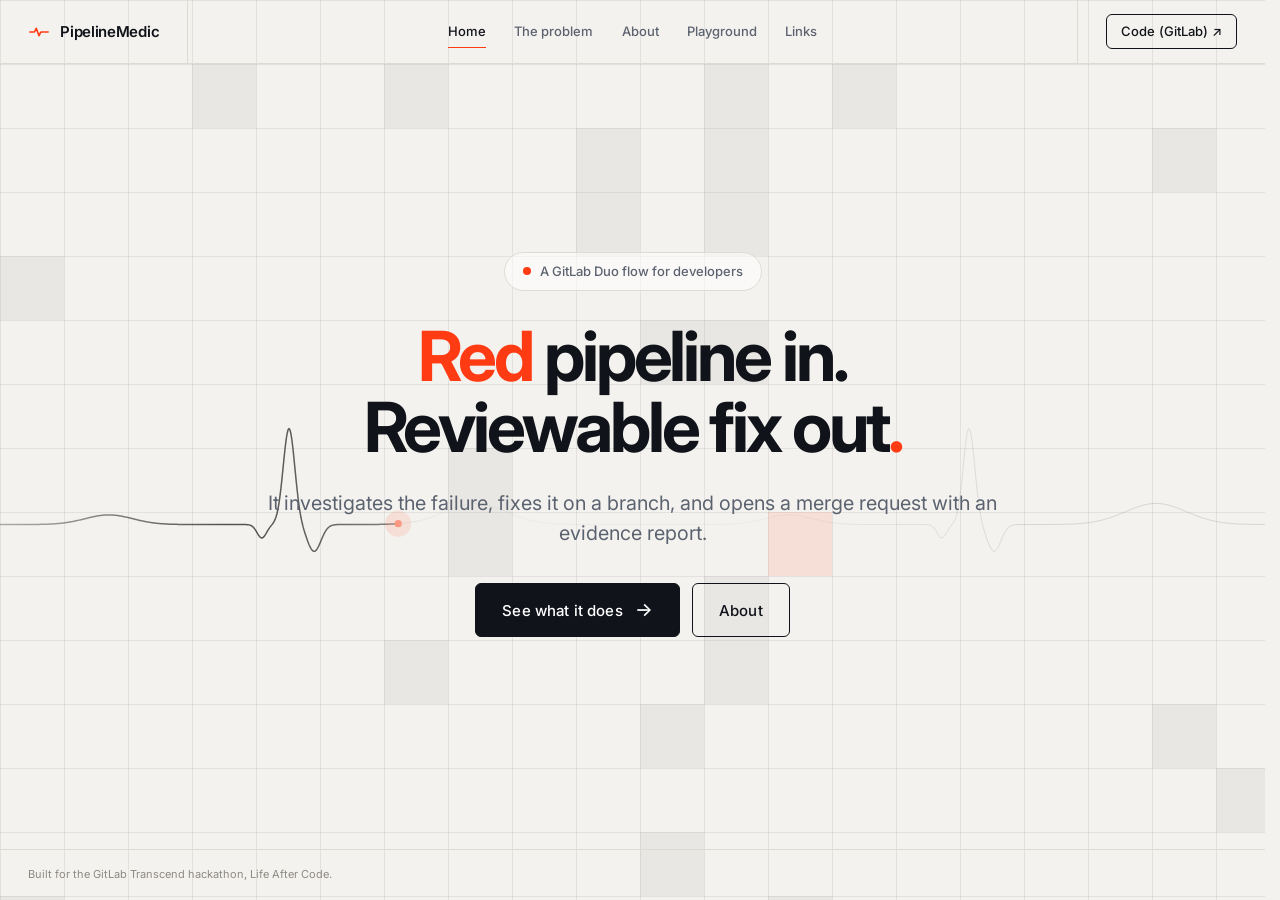
<file: index.html>
<!doctype html>
<html lang="en">
<head>
  <meta charset="utf-8">
  <meta name="viewport" content="width=device-width, initial-scale=1">
  <title>PipelineMedic &mdash; Red pipeline in. Reviewable fix out.</title>
  <meta name="description" content="PipelineMedic is a GitLab Duo flow for developers. When a CI pipeline fails, it investigates the failure, fixes it on a branch, and opens a merge request with an evidence report. Then it stops.">
  <meta name="theme-color" content="#f4f2ee">
  <link rel="icon" href="favicon.svg" type="image/svg+xml">
  <link rel="preconnect" href="https://fonts.googleapis.com">
  <link rel="preconnect" href="https://fonts.gstatic.com" crossorigin>
  <link href="https://fonts.googleapis.com/css2?family=Inter:wght@400;500;600;700&display=swap" rel="stylesheet">
  <link rel="stylesheet" href="styles.css">
</head>
<body>
  <a class="skip" href="#main">Skip to content</a>
  <header class="hero">
    <nav class="nav" aria-label="Primary">
      <a class="brand" href="index.html" aria-label="PipelineMedic, home">
        <svg viewBox="0 0 24 24" width="22" height="22" fill="none" stroke="currentColor" stroke-width="1.8" stroke-linecap="round" stroke-linejoin="round" aria-hidden="true"><path d="M2 12h5l2-4 3 8 2-4h8"/></svg>
        <span>PipelineMedic</span>
      </a>
      <div class="nav__links" id="nav-links">
        <a href="index.html" class="is-active" aria-current="page">Home</a>
        <a href="problem.html">The problem</a>
        <a href="about.html">About</a>
        <a href="playground.html">Playground</a>
        <a href="links.html">Links</a>
      </div>
      <div class="nav__cta">
        <a class="btn btn--line btn--sm" href="https://gitlab.com/gitlab-ai-hackathon/transcend-october-2026/34656727/showcase" target="_blank" rel="noopener">Code (GitLab) &nearr;</a>
        <button class="menu-btn" type="button" aria-label="Menu" aria-expanded="false" aria-controls="nav-links"><span></span><span></span></button>
      </div>
    </nav>
    <div class="wave" aria-hidden="true"><canvas></canvas></div>
    <main class="hero__body" id="main">
      <p class="eyebrow"><span class="dot" aria-hidden="true"></span>A GitLab Duo flow for developers</p>
      <h1 class="hero__title"><span class="l1"><em>Red</em> pipeline in.</span><span class="l2">Reviewable fix out<i>.</i></span></h1>
      <p class="hero__sub">It investigates the failure, fixes it on a branch, and opens a merge request with an evidence report.</p>
      <div class="hero__cta">
        <a class="btn btn--dark btn--lg" href="about.html#what-it-does">See what it does<span class="btn__arrow" aria-hidden="true">&rarr;</span></a>
        <a class="btn btn--line btn--lg" href="about.html">About</a>
      </div>
    </main>
    <div class="hero__foot"><p>Built for the GitLab Transcend hackathon, Life After Code.</p></div>
  </header>
  <script src="main.js"></script>
</body>
</html>
</file>
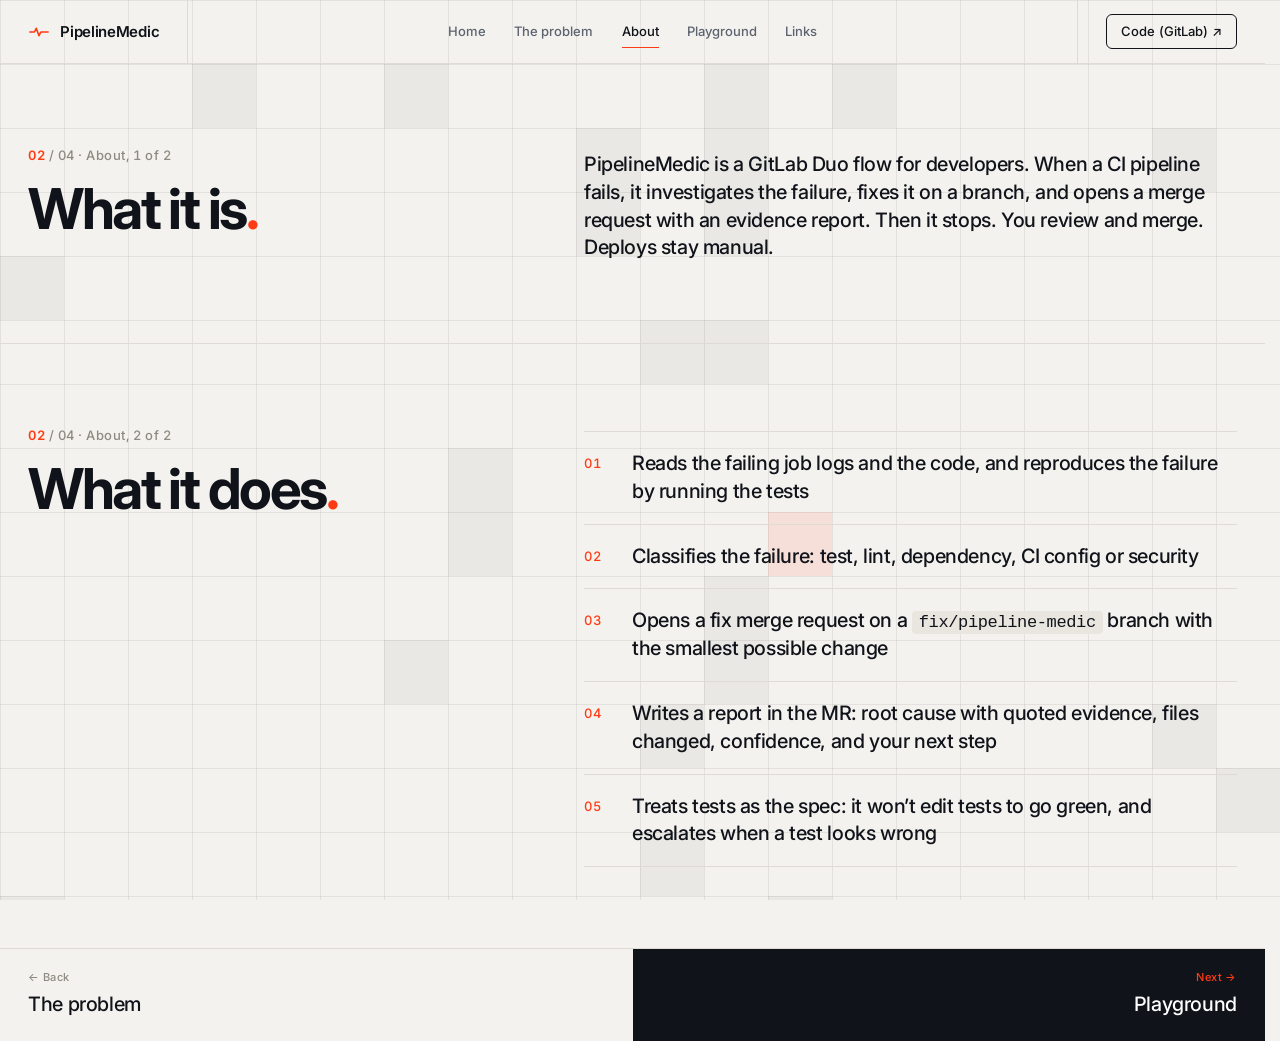
<file: about.html>
<!doctype html>
<html lang="en">
<head>
  <meta charset="utf-8">
  <meta name="viewport" content="width=device-width, initial-scale=1">
  <title>About &mdash; PipelineMedic</title>
  <meta name="description" content="PipelineMedic is a GitLab Duo flow for developers. It reads failing jobs, fixes them on a branch and opens a merge request. You review and merge.">
  <meta name="theme-color" content="#f4f2ee">
  <link rel="icon" href="favicon.svg" type="image/svg+xml">
  <link rel="preconnect" href="https://fonts.googleapis.com">
  <link rel="preconnect" href="https://fonts.gstatic.com" crossorigin>
  <link href="https://fonts.googleapis.com/css2?family=Inter:wght@400;500;600;700&display=swap" rel="stylesheet">
  <link rel="stylesheet" href="styles.css">
</head>
<body>
  <a class="skip" href="#main">Skip to content</a>
  <div class="page">
    <nav class="nav" aria-label="Primary">
      <a class="brand" href="index.html" aria-label="PipelineMedic, home">
        <svg viewBox="0 0 24 24" width="22" height="22" fill="none" stroke="currentColor" stroke-width="1.8" stroke-linecap="round" stroke-linejoin="round" aria-hidden="true"><path d="M2 12h5l2-4 3 8 2-4h8"/></svg>
        <span>PipelineMedic</span>
      </a>
      <div class="nav__links" id="nav-links">
        <a href="index.html">Home</a>
        <a href="problem.html">The problem</a>
        <a href="about.html" class="is-active" aria-current="page">About</a>
        <a href="playground.html">Playground</a>
        <a href="links.html">Links</a>
      </div>
      <div class="nav__cta">
        <a class="btn btn--line btn--sm" href="https://gitlab.com/gitlab-ai-hackathon/transcend-october-2026/34656727/showcase" target="_blank" rel="noopener">Code (GitLab) &nearr;</a>
        <button class="menu-btn" type="button" aria-label="Menu" aria-expanded="false" aria-controls="nav-links"><span></span><span></span></button>
      </div>
    </nav>
    <main id="main">
      <section class="split" id="what-it-is">
        <header class="split__head">
          <p class="num"><b>02</b> / 04 &middot; About, 1 of 2</p>
          <h1 class="title">What it is<i>.</i></h1>
        </header>
        <div class="split__body">
          <p class="lead">PipelineMedic is a GitLab Duo flow for developers. When a CI pipeline fails, it investigates the failure, fixes it on a branch, and opens a merge request with an evidence report. Then it stops. You review and merge. Deploys stay manual.</p>
        </div>
      </section>
      <section class="split split--next" id="what-it-does">
        <header class="split__head">
          <p class="num"><b>02</b> / 04 &middot; About, 2 of 2</p>
          <h2 class="title">What it does<i>.</i></h2>
        </header>
        <div class="split__body">
          <ul class="list">
            <li><span>Reads the failing job logs and the code, and reproduces the failure by running the tests</span></li>
            <li><span>Classifies the failure: test, lint, dependency, CI config or security</span></li>
            <li><span>Opens a fix merge request on a <code>fix/pipeline-medic</code> branch with the smallest possible change</span></li>
            <li><span>Writes a report in the MR: root cause with quoted evidence, files changed, confidence, and your next step</span></li>
            <li><span>Treats tests as the spec: it won&rsquo;t edit tests to go green, and escalates when a test looks wrong</span></li>
          </ul>
        </div>
      </section>
    </main>
    <nav class="pager" aria-label="Pages">
      <a href="problem.html"><span>&larr; Back</span><strong>The problem</strong></a>
      <a href="playground.html"><span>Next &rarr;</span><strong>Playground</strong></a>
    </nav>
  </div>
  <script src="main.js"></script>
</body>
</html>
</file>
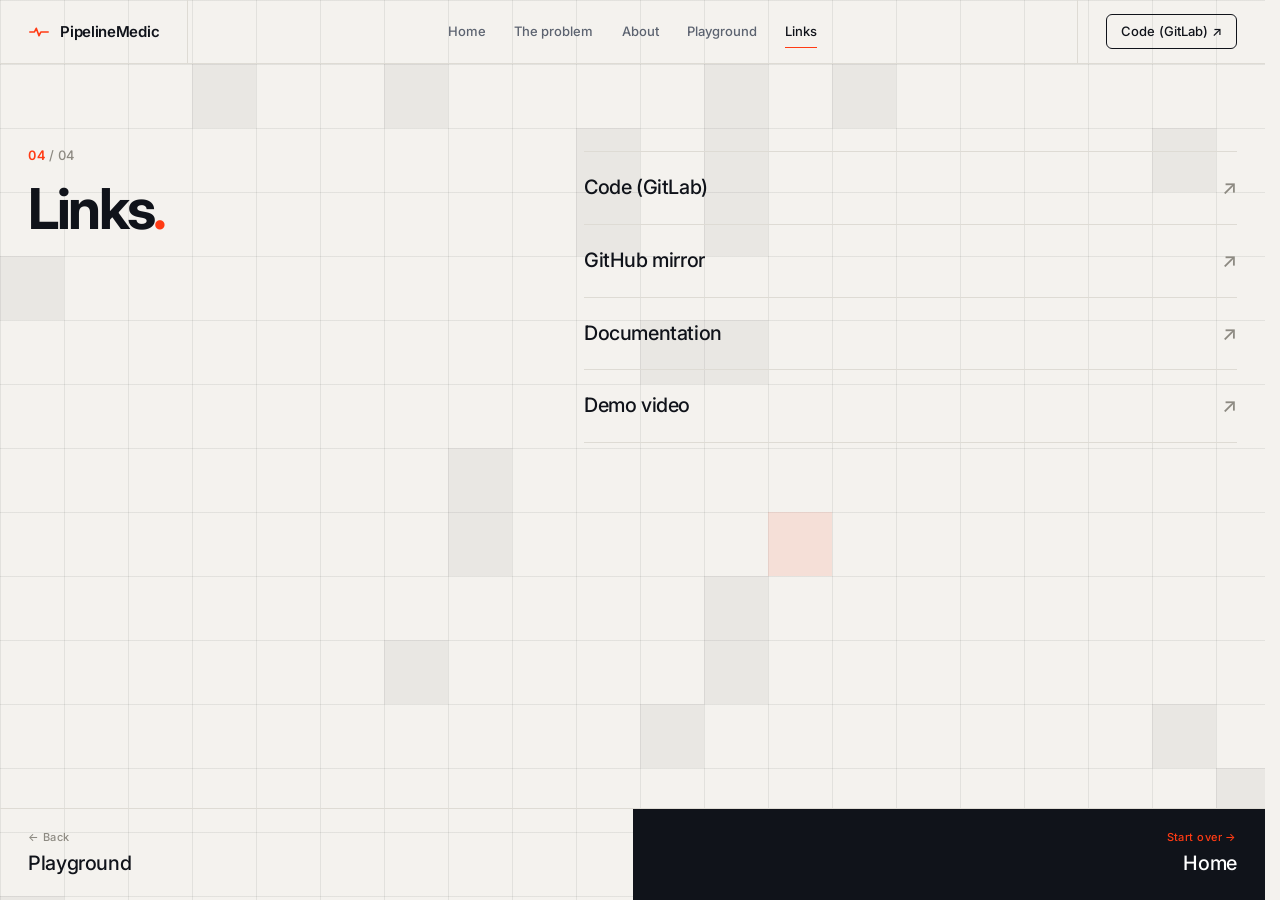
<file: links.html>
<!doctype html>
<html lang="en">
<head>
  <meta charset="utf-8">
  <meta name="viewport" content="width=device-width, initial-scale=1">
  <title>Links &mdash; PipelineMedic</title>
  <meta name="description" content="Code, documentation and demo video for PipelineMedic.">
  <meta name="theme-color" content="#f4f2ee">
  <link rel="icon" href="favicon.svg" type="image/svg+xml">
  <link rel="preconnect" href="https://fonts.googleapis.com">
  <link rel="preconnect" href="https://fonts.gstatic.com" crossorigin>
  <link href="https://fonts.googleapis.com/css2?family=Inter:wght@400;500;600;700&display=swap" rel="stylesheet">
  <link rel="stylesheet" href="styles.css">
</head>
<body>
  <a class="skip" href="#main">Skip to content</a>
  <div class="page">
    <nav class="nav" aria-label="Primary">
      <a class="brand" href="index.html" aria-label="PipelineMedic, home">
        <svg viewBox="0 0 24 24" width="22" height="22" fill="none" stroke="currentColor" stroke-width="1.8" stroke-linecap="round" stroke-linejoin="round" aria-hidden="true"><path d="M2 12h5l2-4 3 8 2-4h8"/></svg>
        <span>PipelineMedic</span>
      </a>
      <div class="nav__links" id="nav-links">
        <a href="index.html">Home</a>
        <a href="problem.html">The problem</a>
        <a href="about.html">About</a>
        <a href="playground.html">Playground</a>
        <a href="links.html" class="is-active" aria-current="page">Links</a>
      </div>
      <div class="nav__cta">
        <a class="btn btn--line btn--sm" href="https://gitlab.com/gitlab-ai-hackathon/transcend-october-2026/34656727/showcase" target="_blank" rel="noopener">Code (GitLab) &nearr;</a>
        <button class="menu-btn" type="button" aria-label="Menu" aria-expanded="false" aria-controls="nav-links"><span></span><span></span></button>
      </div>
    </nav>
    <main class="split" id="main">
      <header class="split__head">
        <p class="num"><b>04</b> / 04</p>
        <h1 class="title">Links<i>.</i></h1>
      </header>

<div class="split__body">
  <ul class="links">
    <li><a href="https://gitlab.com/gitlab-ai-hackathon/transcend-october-2026/34656727/showcase" target="_blank" rel="noopener"><span>Code (GitLab)</span><span class="arrow" aria-hidden="true">&nearr;</span></a></li>
    <li><a href="https://github.com/Alen983/PipeLineMedic" target="_blank" rel="noopener"><span>GitHub mirror</span><span class="arrow" aria-hidden="true">&nearr;</span></a></li>
    <li><a href="https://github.com/Alen983/PipeLineMedic/blob/main/docs/TRUST_AND_GATES.md" target="_blank" rel="noopener"><span>Documentation</span><span class="arrow" aria-hidden="true">&nearr;</span></a></li>
    <li><a href="https://youtu.be/QQ0riBxF8Kg" target="_blank" rel="noopener"><span>Demo video</span><span class="arrow" aria-hidden="true">&nearr;</span></a></li>
        </ul>
      </div>
    </main>
    <nav class="pager" aria-label="Pages">
      <a href="playground.html"><span>&larr; Back</span><strong>Playground</strong></a>
      <a href="index.html"><span>Start over &rarr;</span><strong>Home</strong></a>
    </nav>
  </div>
  <script src="main.js"></script>
</body>
</html>
</file>
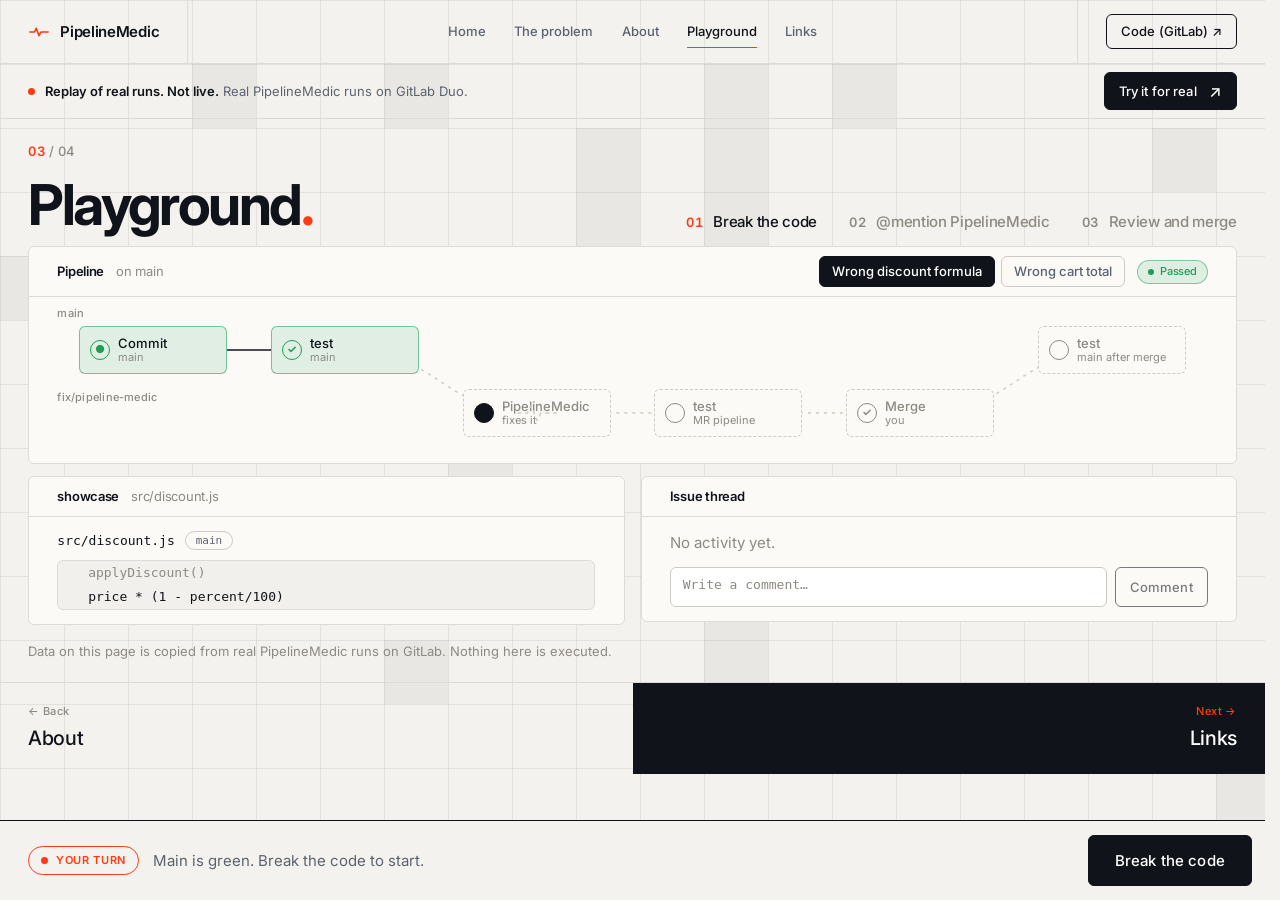
<file: playground.html>
<!doctype html>
<html lang="en">
<head>
  <meta charset="utf-8">
  <meta name="viewport" content="width=device-width, initial-scale=1">
  <title>Playground &mdash; PipelineMedic</title>
  <meta name="description" content="Replay of real PipelineMedic runs. Break the code, @mention the bot, review and merge. Not live.">
  <meta name="theme-color" content="#f4f2ee">
  <link rel="icon" href="favicon.svg" type="image/svg+xml">
  <link rel="preconnect" href="https://fonts.googleapis.com">
  <link rel="preconnect" href="https://fonts.gstatic.com" crossorigin>
  <link href="https://fonts.googleapis.com/css2?family=Inter:wght@400;500;600;700&display=swap" rel="stylesheet">
  <link rel="stylesheet" href="styles.css">
  <link rel="stylesheet" href="playground.css">
</head>
<body>
  <a class="skip" href="#main">Skip to content</a>

  <div class="page">
    <nav class="nav" aria-label="Primary">
      <a class="brand" href="index.html" aria-label="PipelineMedic, home">
        <svg viewBox="0 0 24 24" width="22" height="22" fill="none" stroke="currentColor" stroke-width="1.8" stroke-linecap="round" stroke-linejoin="round" aria-hidden="true"><path d="M2 12h5l2-4 3 8 2-4h8"/></svg>
        <span>PipelineMedic</span>
      </a>
      <div class="nav__links" id="nav-links">
        <a href="index.html">Home</a>
        <a href="problem.html">The problem</a>
        <a href="about.html">About</a>
        <a href="playground.html" class="is-active" aria-current="page">Playground</a>
        <a href="links.html">Links</a>
      </div>
      <div class="nav__cta">
        <a class="btn btn--line btn--sm" href="https://gitlab.com/gitlab-ai-hackathon/transcend-october-2026/34656727/showcase" target="_blank" rel="noopener">Code (GitLab) &nearr;</a>
        <button class="menu-btn" type="button" aria-label="Menu" aria-expanded="false" aria-controls="nav-links"><span></span><span></span></button>
      </div>
    </nav>

    <div class="notice" role="note">
      <p><span class="dot" aria-hidden="true"></span><span><strong>Replay of real runs. Not live.</strong> Real PipelineMedic runs on GitLab Duo.</span></p>
      <a class="btn btn--dark btn--sm" href="https://gitlab.com/gitlab-ai-hackathon/transcend-october-2026/34656727/showcase" target="_blank" rel="noopener">Try it for real <span class="btn__arrow" aria-hidden="true">&nearr;</span></a>
    </div>

    <main class="pg" id="main">
      <header class="head">
        <div>
          <p class="num"><b>03</b> / 04</p>
          <h1 class="title">Playground<i>.</i></h1>
        </div>
        <ol class="steps" id="steps" aria-label="Steps"></ol>
      </header>

      <section class="pcard pcard--pipe" aria-label="Pipeline">
        <div class="pcard__head">Pipeline<small id="psub"></small><span class="sp"></span><div class="tabs" id="tabs" role="group" aria-label="Scenario"></div><span id="pchip"></span></div>
        <div class="pcard__body" id="pbody"></div>
      </section>

      <div class="work" id="work">
        <div class="work__in">
          <div class="cols">
            <div class="col" id="left"></div>
            <div class="col" id="right"></div>
          </div>
          <p class="fine">Data on this page is copied from real PipelineMedic runs on GitLab. Nothing here is executed.</p>
        </div>
        <nav class="pager" aria-label="Pages">
          <a href="about.html"><span>&larr; Back</span><strong>About</strong></a>
          <a href="links.html"><span>Next &rarr;</span><strong>Links</strong></a>
        </nav>
      </div>
      <div class="sr" id="live" role="status" aria-live="polite"></div>
    </main>

    <section class="bar" id="bar" aria-label="Controls">
      <div class="bar__main">
        <span class="turn" id="turn"></span>
        <p id="hint"></p>
        <button class="btn btn--text" id="reset" type="button" hidden>Start over</button>
      </div>
      <div class="bar__btns">
        <button class="btn btn--dark btn--lg" id="act" type="button"></button>
      </div>
    </section>
  </div>

  <script src="main.js"></script>
<script>
(() => {
  "use strict";

  /* ---------------------------------------------------------------------
     Scenario data. Captured from real runs only; nothing else is invented.
     - discount: showcase !4. The bot comment is the real text, word for word.
     - cart:     cart-demo !1. Captured fields only. Paste the real MR comment
                 into `commentHtml` to show it verbatim.
     - `job` is the name shown on pipeline nodes. Rename it to match the real job.
     Delays in the script are UI pacing only, not data.
     --------------------------------------------------------------------- */
  const BOT = "PipelineMedic Heal";
  const BOT_HANDLE = "@ai-pipelinemedic-heal-gitlab-ai-hackathon";
  const USER = "You";

  const SCENARIOS = {
    discount: {
      label: "Wrong discount formula",
      project: "showcase", mr: "!4", branch: "fix/pipeline-medic",
      file: "src/discount.js", fn: "applyDiscount()",
      commit: "b5b14f6a", session: "9869793", job: "test",
      good: "price * (1 - percent/100)", bad: "price * percent/100",
      failSummary: "3 of 5 tests failed",
      failing: ["10 !== 90", "0 !== 50", "25 !== 0"],
      rootCause: "Commit b5b14f6a changed applyDiscount to return the discount amount instead of the discounted price.",
      confidence: "high", attempts: "1/2", testsUntouched: true,
      commentHtml:
        '<p>Root cause: commit <a href="#">b5b14f6a</a> changed <code>applyDiscount</code> to return the discount amount (<code>price * percent/100</code>) instead of the discounted price. The MR changes it to <code>price * (1 - percent/100)</code> in <code>src/discount.js</code>. Tests are untouched. Review the diff and merge only if the pipeline is green. Deploys stay manual.</p>'
    },
    cart: {
      label: "Wrong cart total",
      project: "cart-demo", mr: "!1", branch: "fix/pipeline-medic",
      file: "src/cart.js", fn: "cartTotal()",
      commit: null, session: null, job: "test",
      good: "item.price * item.qty", bad: "item.price + item.qty",
      failSummary: "Tests failed",
      failing: ["20 !== 35"],
      rootCause: "cartTotal used price + qty instead of price * qty.",
      confidence: "high", attempts: "1/2", testsUntouched: false,
      commentHtml:
        '<p>Root cause: <code>cartTotal</code> used <code>price + qty</code> instead of <code>price * qty</code>. The MR changes it to <code>item.price * item.qty</code> in <code>src/cart.js</code>.</p>'
    }
  };

  /* ------------------------------ state ------------------------------- */
  /* 0 idle (main green)        4 bot is fixing
     1 main pipeline running    5 MR open, MR pipeline running
     2 main failed              6 MR pipeline passed, waiting for you
     3 typing the @mention      7 merged, main pipeline running   8 main green */
  const state = { id: "discount", step: 0, typed: "" };
  const reduce = window.matchMedia("(prefers-reduced-motion: reduce)").matches;
  let timers = [], typer = null;

  const $ = (s) => document.querySelector(s);
  const sc = () => SCENARIOS[state.id];
  const say = (t) => { $("#live").textContent = t; };
  const stopAll = () => { timers.forEach(clearTimeout); timers = []; clearInterval(typer); typer = null; };
  const later = (fn, ms) => timers.push(setTimeout(fn, reduce ? 0 : ms));
  const tag = (cls, text) => `<span class="tag tag--${cls}"><i></i>${text}</span>`;

  /* ------------------------------ views ------------------------------- */
  function renderTabs() {
    $("#tabs").innerHTML = Object.entries(SCENARIOS).map(([id, s]) =>
      `<button class="stab" type="button" data-id="${id}" aria-pressed="${id === state.id}">${s.label}</button>`
    ).join("");
  }

  function renderSteps() {
    const s = state.step;
    const items = [
      ["Break the code", s >= 2, s <= 1],
      ["@mention PipelineMedic", s >= 6, s >= 2 && s <= 5],
      ["Review and merge", s >= 8, s === 6 || s === 7]
    ];
    $("#steps").innerHTML = items.map(([t, done, active], i) =>
      `<li class="step${done ? " is-done" : ""}${active ? " is-active" : ""}"${active ? ' aria-current="step"' : ""}><b>${done ? "&#10003;" : "0" + (i + 1)}</b><span class="lbl">${t}</span></li>`
    ).join("");
  }

  const SPIN = '<span class="spin" aria-hidden="true"></span>';
  function renderAction() {
    const s = sc();
    const map = {
      0: ["Main is green. Break the code to start.", "Break the code", false, true, ""],
      1: ["The pipeline is running on main.", SPIN + "Running", true, false, ""],
      2: ["Main is red. Ask PipelineMedic to look at it.", "@mention PipelineMedic", false, true, ""],
      3: ["Writing the comment.", "Commenting", true, false, ""],
      4: ["PipelineMedic is working on the fix.", SPIN + "Fixing", true, false, ""],
      5: [`PipelineMedic opened ${s.mr}. Its pipeline is running.`, SPIN + "Running", true, false, ""],
      6: ["Review the diff in the merge request. Merge only if the pipeline is green. Deploys stay manual.", `Merge ${s.mr}`, false, true, "go"],
      7: ["Merged. The pipeline is running on main.", SPIN + "Running", true, false, ""],
      8: ["Main is green. Deploys stay manual.", "Try it again", false, true, ""]
    }[state.step];
    $("#hint").textContent = map[0];
    const a = $("#act");
    a.innerHTML = map[1]; a.disabled = map[2];
    a.className = "btn btn--lg " + (map[4] === "go" ? "btn--go" : "btn--dark");
    const t = $("#turn");
    t.className = "turn" + (map[3] ? " is-you" : "");
    t.innerHTML = "<i></i>" + (map[3] ? "Your turn" : "Working");
    // "Start over" only makes sense mid-run; at the start and the end the main button already does it
    $("#reset").hidden = state.step === 0 || state.step === 8;
  }

  /* pipeline graph --------------------------------------------------- */
  function nodeStates() {
    const s = state.step;
    return {
      a1: "pass",
      a2: s === 0 ? "pass" : s === 1 ? "run" : "fail",
      b1: s < 4 ? "pend" : s === 4 ? "run" : "pass",
      b2: s < 5 ? "pend" : s === 5 ? "run" : "pass",
      b3: s < 6 ? "pend" : s === 6 ? "wait" : "done",
      a3: s < 7 ? "pend" : s === 7 ? "run" : "pass"
    };
  }
  const ICON = { pend: "", run: "", pass: "&#10003;", fail: "&#10005;", wait: "!", done: "&#10003;" };

  function node(key, st, x, y, label, sub, extra = "", ico = null) {
    return `<div class="node is-${st} ${extra}" style="left:${x}%;top:${y}%" data-k="${key}">
      <span class="ico" aria-hidden="true">${ico || ICON[st]}</span>
      <span>${label}<small>${sub}</small></span></div>`;
  }

  function renderPipeline() {
    const s = sc(), st = state.step, n = nodeStates();
    const X = [8.33, 25, 41.67, 58.33, 75, 91.67], YA = 30, YB = 72;
    const statusMap = {
      0: ["ok", "Passed", "on main"],
      1: ["run", "Running", "on main"],
      2: ["bad", "Failed", "on main"],
      3: ["bad", "Failed", "on main"],
      4: ["bad", "Failed", "on main"],
      5: ["run", "Running", `on ${s.branch}`],
      6: ["ok", "Passed", `on ${s.branch}`],
      7: ["run", "Running", "on main"],
      8: ["ok", "Passed", "on main"]
    }[st];
    $("#psub").textContent = statusMap[2];
    $("#pchip").innerHTML = tag(statusMap[0], statusMap[1]);

    const on = [true, st >= 4, st >= 5, st >= 6, st >= 7].map((v) => (v ? "on" : ""));
    const botIco = '<svg viewBox="0 0 24 24" width="12" height="12" fill="none" stroke="currentColor" stroke-width="2.4" stroke-linecap="round" stroke-linejoin="round"><path d="M2 12h5l2-4 3 8 2-4h8"/></svg>';
    const commitSub = st === 0 ? "main" : (s.commit || "broken commit");

    $("#pbody").innerHTML = `
      <div class="graph-wrap"><div class="graph" role="img" aria-label="Pipeline graph for the ${s.label} scenario">
        <svg viewBox="0 0 600 150" preserveAspectRatio="none" aria-hidden="true">
          <path class="${on[0]}" d="M50 45 H150"/>
          <path class="${on[1]}" d="M150 45 C200 45 200 108 250 108"/>
          <path class="${on[2]}" d="M250 108 H350"/>
          <path class="${on[3]}" d="M350 108 H450"/>
          <path class="${on[4]}" d="M450 108 C500 108 500 45 550 45"/>
        </svg>
        <span class="lane" style="top:0">main</span>
        <span class="lane" style="top:56%">${s.branch}</span>
        ${node("a1", n.a1, X[0], YA, "Commit", commitSub, "", "&#9679;")}
        ${node("a2", n.a2, X[1], YA, s.job, "main")}
        ${node("b1", n.b1, X[2], YB, "PipelineMedic", "fixes it", "is-bot", botIco)}
        ${node("b2", n.b2, X[3], YB, s.job, "MR pipeline")}
        ${node("b3", n.b3, X[4], YB, "Merge", "you", "", n.b3 === "wait" ? "!" : "&#10003;")}
        ${node("a3", n.a3, X[5], YA, s.job, "main after merge")}
      </div></div>`;
  }

  /* code + workspace ------------------------------------------------- */
  function renderLeft() {
    const s = sc(), st = state.step;
    const broken = st >= 1 && st <= 6;
    const body = broken
      ? `<div class="fileline"><span>${s.file}</span><span class="tag">${s.commit ? "commit " + s.commit : "latest commit"}</span><span class="tag">main</span></div>
         <pre class="code" aria-label="Diff of the commit on main"><span class="row"><span class="m"> </span><span class="fn">${s.fn}</span></span><span class="row del"><span class="m">-</span>${s.good}</span><span class="row add"><span class="m">+</span>${s.bad}</span></pre>
         <p class="caption">The change that turned main red.</p>`
      : `<div class="fileline"><span>${s.file}</span><span class="tag">main</span>${st >= 7 ? `<span class="tag tag--done">fixed by ${s.mr}</span>` : ""}</div>
         <pre class="code" aria-label="Current code on main"><span class="row"><span class="m"> </span><span class="fn">${s.fn}</span></span><span class="row${st >= 7 ? " add" : ""}"><span class="m">${st >= 7 ? "+" : " "}</span>${s.good}</span></pre>`;
    const fail = st >= 2 && st <= 5
      ? `<div class="out" role="group" aria-label="Failing output"><div class="h">${s.failSummary}</div>${s.failing.map((l) => `<div>${l}</div>`).join("")}</div>` : "";
    $("#left").innerHTML = `
      <section class="pcard" aria-label="Code">
        <div class="pcard__head">${s.project}<small>${s.file}</small></div>
        <div class="pcard__body">${body}${fail}</div>
      </section>`;
  }

  function threadEvents() {
    const s = sc(), st = state.step;
    const sess = s.session ? ` <a href="#">${s.session}</a>` : "";
    const ev = (html) => `<li class="ev"><span class="pt"></span><div>${html}</div></li>`;
    const out = [];
    if (st >= 4) {
      out.push(`<li class="cmt"><span class="av av--me" aria-hidden="true">Y</span><div class="cmt__box"><div class="cmt__head"><b>${USER}</b></div><div class="cmt__body"><p><code>${BOT_HANDLE}</code></p></div></div></li>`);
      out.push(ev(`<b>${BOT}</b> started session${sess} triggered by <b>${USER}</b>`));
    }
    if (st >= 5) {
      out.push(ev(`<b>${BOT}</b> mentioned in merge request <a href="#">${s.mr}</a>${st >= 7 ? " (merged)" : ""}`));
      out.push(`<li class="cmt"><span class="av av--bot" aria-hidden="true">PM</span><div class="cmt__box"><div class="cmt__head"><b>${BOT}</b><span>${BOT_HANDLE}</span></div><div class="cmt__body"><p>PipelineMedic opened a fix MR: <a href="#">${s.mr}${st >= 7 ? " (merged)" : ""}</a></p>${s.commentHtml}</div></div></li>`);
    }
    if (st >= 6) out.push(ev(`<b>${BOT}</b> completed session${sess}`));
    if (st >= 7) out.push(ev(`<b>${USER}</b> merged merge request <a href="#">${s.mr}</a>`));
    return out.join("");
  }

  function renderRight() {
    const s = sc(), st = state.step;
    let mr = "";
    if (st >= 5) {
      const merged = st >= 7;
      const pipe = st === 5 ? tag("run", "MR pipeline running") : tag("ok", "MR pipeline passed");
      mr = `
      <section class="pcard" id="mr" aria-label="Merge request ${s.mr}">
        <div class="pcard__head">${s.mr}<small>${s.branch} &rarr; main</small><span class="sp"></span>${merged ? tag("done", "Merged") : tag("run", "Open")}</div>
        <div class="pcard__body">
          <div class="label">Report</div>
          <dl class="kv">
            <dt>Root cause</dt><dd>${s.rootCause}</dd>
            <dt>Files changed</dt><dd><code>${s.file}</code></dd>
            <dt>Confidence</dt><dd>${s.confidence}</dd>
            <dt>Attempts</dt><dd>${s.attempts}</dd>
            ${s.testsUntouched ? "<dt>Tests</dt><dd>Untouched</dd>" : ""}
          </dl>
          <div class="label">Changes</div>
          <div class="fileline"><span>${s.file}</span><span class="tag">1 line</span></div>
          <pre class="code" aria-label="One-line diff"><span class="row"><span class="m"> </span><span class="fn">${s.fn}</span></span><span class="row del"><span class="m">-</span>${s.bad}</span><span class="row add"><span class="m">+</span>${s.good}</span></pre>
          <div class="label">Pipeline</div>
          ${pipe}
          <p class="gate">${merged
            ? `Merged by you. Main is ${st === 8 ? "green" : "running"}. Deploys stay manual.`
            : st === 5 ? "Waiting for the pipeline." : `Review the diff, then use Merge ${s.mr} in the bar below.`}</p>
        </div>
      </section>`;
    }
    const field = st === 3
      ? `<div class="field has caret" role="textbox" aria-readonly="true" tabindex="0" aria-label="Comment being typed">${state.typed}</div>`
      : `<div class="field" role="textbox" aria-readonly="true" tabindex="0">Write a comment&hellip;</div>`;
    const idle = st < 3 ? `<p class="empty">No activity yet.${st === 2 ? " Main is red." : ""}</p>` : "";
    $("#right").innerHTML = mr + `
      <section class="pcard" aria-label="Issue thread">
        <div class="pcard__head">Issue thread</div>
        <div class="pcard__body">
          ${idle}
          <ul class="tl">${threadEvents()}</ul>
          ${st >= 7 ? "" : `<div class="composer">${field}<button class="btn btn--line" type="button" aria-disabled="true">Comment</button></div>`}
        </div>
      </section>`;
  }

  function render() { renderTabs(); renderSteps(); renderAction(); renderPipeline(); renderLeft(); renderRight(); }

  /* bring a new card into view if its top is off screen or hidden behind the action bar */
  function reveal(sel) {
    const el = $(sel);
    if (!el) return;
    const top = el.getBoundingClientRect().top, barTop = $("#bar").getBoundingClientRect().top;
    if (top < 0 || top > barTop - 140) el.scrollIntoView({ behavior: reduce ? "auto" : "smooth", block: "start" });
  }

  /* --------------------------- transitions ---------------------------- */
  function go(step, message) {
    hideTip();
    state.step = step; render();
    if (message) say(message);
  }

  function breakCode() {
    go(1, "The pipeline is running on main.");
    later(() => go(2, `Main pipeline failed. ${sc().failSummary}. ${sc().failing.join(", ")}.`), 1500);
  }

  function mention() {
    state.typed = ""; go(3, "");
    let i = 0;
    const done = () => {
      go(4, "Comment posted. PipelineMedic started a session and is working on the fix.");
      later(() => {
        go(5, `PipelineMedic opened merge request ${sc().mr}. Its pipeline is running.`);
        reveal("#mr");
        later(() => { go(6, `The pipeline on ${sc().branch} passed. Review the diff and merge.`); reveal("#mr"); }, 1700);
      }, 2200);
    };
    if (reduce) { state.typed = BOT_HANDLE; done(); return; }
    typer = setInterval(() => {
      state.typed = BOT_HANDLE.slice(0, ++i);
      const f = document.querySelector(".composer .field");
      if (f) f.textContent = state.typed;
      if (i >= BOT_HANDLE.length) { clearInterval(typer); typer = null; later(done, 350); }
    }, 28);
  }

  function merge() {
    go(7, `Merge request ${sc().mr} merged. The pipeline is running on main.`);
    later(() => { go(8, "Main pipeline passed. Deploys stay manual."); const a = $("#act"); if (a) a.focus(); }, 1500);
  }

  function reset(id) {
    stopAll();
    if (id) state.id = id;
    state.typed = ""; go(0, "Reset. Main is green.");
    window.scrollTo({ top: 0, behavior: reduce ? "auto" : "smooth" });
  }

  /* ------------------------------ events ------------------------------- */
  $("#act").addEventListener("click", () => {
    const s = state.step;
    if (s === 0) breakCode();
    else if (s === 2) mention();
    else if (s === 6) merge();
    else if (s === 8) reset();
  });
  $("#reset").addEventListener("click", () => { reset(); $("#act").focus(); });

  /* The comment box is a replay, not a real input. If someone tries it, point them at the real next action. */
  const TIPS = {
    0: () => `Click <b>Break the code</b> in the bar below to start.`,
    1: () => `The pipeline is still running. Give it a second.`,
    2: () => `Click <b>@mention PipelineMedic</b> in the bar below. It writes this comment for you.`,
    3: () => `PipelineMedic is writing this comment for you.`,
    4: () => `PipelineMedic is already working on the fix.`,
    5: () => `PipelineMedic is already working on the fix.`,
    6: () => `Review the diff, then click <b>Merge ${sc().mr}</b> in the bar below.`
  };
  let tipEl = null, tipTimer = null, tipY = 0;

  function hideTip() {
    clearTimeout(tipTimer);
    if (tipEl) { tipEl.remove(); tipEl = null; }
  }

  function showTip(anchor) {
    const make = TIPS[state.step];
    if (!make || !anchor) return;
    hideTip();
    const barTop = $("#bar").getBoundingClientRect().top;
    let r = anchor.getBoundingClientRect();
    if (r.top < 70 || r.bottom > barTop) {            // hidden behind the nav or the bar: bring it into view first
      anchor.scrollIntoView({ block: "center" });
      r = anchor.getBoundingClientRect();
    }
    tipEl = document.createElement("div");
    tipEl.className = "tip";
    tipEl.setAttribute("role", "status");
    tipEl.innerHTML = make();
    document.body.appendChild(tipEl);
    const w = tipEl.offsetWidth, h = tipEl.offsetHeight;
    const below = r.top - h - 12 < 8;                  // no room above, so flip below
    const left = Math.min(Math.max(r.left, 8), window.innerWidth - w - 8);
    tipEl.style.left = left + "px";
    tipEl.style.top = (below ? r.bottom + 12 : r.top - h - 12) + "px";
    tipEl.style.setProperty("--arrow-x", Math.min(Math.max(r.left + 28 - left, 14), w - 22) + "px");
    tipEl.classList.toggle("tip--below", below);
    tipY = window.scrollY;
    say(tipEl.textContent);
    tipTimer = setTimeout(hideTip, 4000);

    // a gentle ring on the button that actually does something
    const act = $("#act");
    if (!act.disabled) {
      act.classList.remove("nudge"); void act.offsetWidth; act.classList.add("nudge");
      act.addEventListener("animationend", () => act.classList.remove("nudge"), { once: true });
    }
  }

  $("#right").addEventListener("click", (e) => {
    const t = e.target.closest(".composer .field, .composer .btn");
    if (t) showTip(t.closest(".composer"));
  });
  $("#right").addEventListener("keydown", (e) => {
    if ((e.key === "Enter" || e.key === " ") && e.target.matches(".composer .field")) { e.preventDefault(); showTip(e.target.closest(".composer")); }
  });
  document.addEventListener("click", (e) => { if (!e.target.closest(".composer")) hideTip(); });
  document.addEventListener("keydown", (e) => { if (e.key === "Escape") hideTip(); });
  window.addEventListener("scroll", () => { if (tipEl && Math.abs(window.scrollY - tipY) > 40) hideTip(); }, { passive: true });
  $("#tabs").addEventListener("click", (e) => {
    const b = e.target.closest("button.stab");
    if (!b) return;
    if (b.dataset.id !== state.id) reset(b.dataset.id);
  });
  document.addEventListener("click", (e) => {
    const a = e.target.closest('.pg a[href="#"]'); if (a) e.preventDefault();
  });

  /* the fixed bar's height drives the page padding */
  const bar = $("#bar");
  const fit = () => document.documentElement.style.setProperty("--bar-h", bar.offsetHeight + "px");
  if ("ResizeObserver" in window) new ResizeObserver(fit).observe(bar);
  window.addEventListener("resize", fit);

  render(); fit();
  /*TEST_HOOK*/
})();
</script>
</body>
</html>
</file>
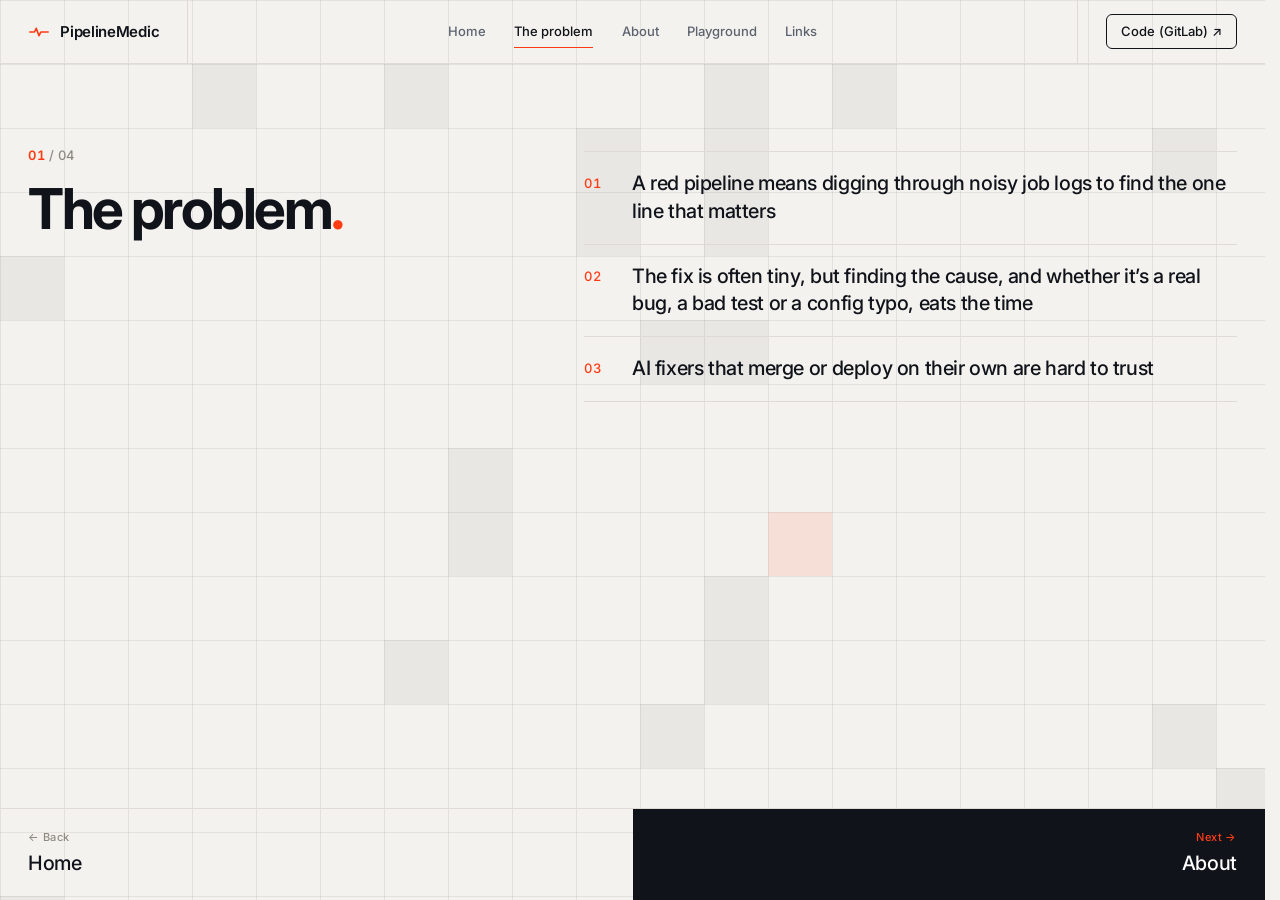
<file: problem.html>
<!doctype html>
<html lang="en">
<head>
  <meta charset="utf-8">
  <meta name="viewport" content="width=device-width, initial-scale=1">
  <title>The problem &mdash; PipelineMedic</title>
  <meta name="description" content="A red pipeline means digging through noisy job logs to find the one line that matters.">
  <meta name="theme-color" content="#f4f2ee">
  <link rel="icon" href="favicon.svg" type="image/svg+xml">
  <link rel="preconnect" href="https://fonts.googleapis.com">
  <link rel="preconnect" href="https://fonts.gstatic.com" crossorigin>
  <link href="https://fonts.googleapis.com/css2?family=Inter:wght@400;500;600;700&display=swap" rel="stylesheet">
  <link rel="stylesheet" href="styles.css">
</head>
<body>
  <a class="skip" href="#main">Skip to content</a>
  <div class="page">
    <nav class="nav" aria-label="Primary">
      <a class="brand" href="index.html" aria-label="PipelineMedic, home">
        <svg viewBox="0 0 24 24" width="22" height="22" fill="none" stroke="currentColor" stroke-width="1.8" stroke-linecap="round" stroke-linejoin="round" aria-hidden="true"><path d="M2 12h5l2-4 3 8 2-4h8"/></svg>
        <span>PipelineMedic</span>
      </a>
      <div class="nav__links" id="nav-links">
        <a href="index.html">Home</a>
        <a href="problem.html" class="is-active" aria-current="page">The problem</a>
        <a href="about.html">About</a>
        <a href="playground.html">Playground</a>
        <a href="links.html">Links</a>
      </div>
      <div class="nav__cta">
        <a class="btn btn--line btn--sm" href="https://gitlab.com/gitlab-ai-hackathon/transcend-october-2026/34656727/showcase" target="_blank" rel="noopener">Code (GitLab) &nearr;</a>
        <button class="menu-btn" type="button" aria-label="Menu" aria-expanded="false" aria-controls="nav-links"><span></span><span></span></button>
      </div>
    </nav>
    <main class="split" id="main">
      <header class="split__head">
        <p class="num"><b>01</b> / 04</p>
        <h1 class="title">The problem<i>.</i></h1>
      </header>
      <div class="split__body">
        <ul class="list">
          <li><span>A red pipeline means digging through noisy job logs to find the one line that matters</span></li>
          <li><span>The fix is often tiny, but finding the cause, and whether it&rsquo;s a real bug, a bad test or a config typo, eats the time</span></li>
          <li><span>AI fixers that merge or deploy on their own are hard to trust</span></li>
        </ul>
      </div>
    </main>
    <nav class="pager" aria-label="Pages">
      <a href="index.html"><span>&larr; Back</span><strong>Home</strong></a>
      <a href="about.html"><span>Next &rarr;</span><strong>About</strong></a>
    </nav>
  </div>
  <script src="main.js"></script>
</body>
</html>
</file>
<file: styles.css>
/* PipelineMedic — editorial minimal. Paper, ink, one red. */

:root {
  /* colour */
  --bg: #f4f2ee;
  --panel: #fbfaf7;
  --ink: #10131a;
  --ink-2: #5c6370;
  --muted: #8d8a82;
  --line: #dedbd4;
  --line-2: #cfcbc2;
  --accent: #ff3b14;
  --accent-bg: rgba(255, 59, 20, .10);
  --green: #1f9d57;
  --green-bg: rgba(31, 157, 87, .12);

  /* type: one family, three small sizes, one lead size, two headline sizes */
  --font: "Inter", ui-sans-serif, system-ui, -apple-system, "Segoe UI", Roboto, sans-serif;
  --mono: ui-monospace, "SF Mono", "Cascadia Mono", Consolas, monospace;
  --fs-xs: 11px;                                   /* micro labels, tags, captions */
  --fs-sm: 13px;                                   /* UI: nav, buttons, meta, code */
  --fs-md: 15px;                                   /* body */
  --fs-lg: clamp(1.05rem, 1.55vw, 1.35rem);        /* lead, list rows */
  --fs-title: clamp(2.25rem, 4.4vw, 4.2rem);       /* page titles */
  --fs-display: clamp(2.25rem, 5.4vw, 5.2rem);     /* landing headline */
  --track-title: -0.045em;
  --track-text: -0.02em;
  --track-label: .04em;

  /* shape + layout */
  --radius: 6px;
  --nav-h: 64px;
  --pad: clamp(18px, 2.2vw, 32px);
  --cell: 64px;

  /* motion: short, calm, one curve */
  --ease: cubic-bezier(.2, .7, .2, 1);
  --dur-fast: .2s;
  --dur: .3s;
  --dur-slow: .45s;
}

*, *::before, *::after { box-sizing: border-box; }

/* Reserve the scrollbar gutter on every page so the layout (and the nav) never shifts. */
html { -webkit-text-size-adjust: 100%; scrollbar-gutter: stable; }
@supports not (scrollbar-gutter: stable) { html { overflow-y: scroll; } }

body {
  margin: 0;
  min-height: 100vh; min-height: 100svh;
  font-family: var(--font);
  font-size: var(--fs-md); line-height: 1.6;
  color: var(--ink); background: var(--bg);
  -webkit-font-smoothing: antialiased;
}

::selection { background: var(--accent); color: #fff; }
a { color: inherit; text-decoration: none; }
ul, ol, dl, dd { margin: 0; padding: 0; list-style: none; }
h1, h2, p { margin: 0; }
button { font: inherit; color: inherit; }
:focus-visible { outline: 2px solid var(--accent); outline-offset: 3px; }

.skip { position: absolute; left: 12px; top: -48px; z-index: 100; background: var(--ink); color: #fff; padding: 8px 14px; font-size: var(--fs-sm); }
.skip:focus { top: 12px; }

.page { min-height: 100vh; min-height: 100svh; display: flex; flex-direction: column; }

/* Shared keyframes --------------------------------------------------- */
@keyframes rise { from { opacity: 0; transform: translateY(8px); } }
@keyframes leave { to { opacity: 0; transform: translateY(-4px); } }
@keyframes blink { 50% { opacity: .25; } }

/* Geometric square background --------------------------------------- */
.bg {
  position: fixed; inset: 0; z-index: -1; overflow: hidden; pointer-events: none;
  background-image:
    linear-gradient(to right, rgba(17,17,17,.075) 1px, transparent 1px),
    linear-gradient(to bottom, rgba(17,17,17,.075) 1px, transparent 1px);
  background-size: var(--cell) var(--cell);
}
.bg i {
  position: absolute; width: var(--cell); height: var(--cell);
  background: rgba(17,17,17,.045); opacity: 0; animation: sq-in 1.2s ease forwards;
}
.bg i.r { background: rgba(255,59,20,.10); }
.bg.is-static i { animation: none; opacity: 1; }          /* already seen this session: no re-pop between pages */
.bg i.hover { background: rgba(255,59,20,.13); animation: none; opacity: 1; transition: opacity 1.1s ease; }
.bg i.hover.off { opacity: 0; }
@keyframes sq-in { to { opacity: 1; } }

/* Navigation: identical on every page -------------------------------- */
.nav {
  position: relative; z-index: 5; flex: none;
  display: grid; grid-template-columns: auto 1fr auto; align-items: stretch;
  height: var(--nav-h); border-bottom: 1px solid var(--line);
}
.brand {
  display: flex; align-items: center; gap: 10px;
  padding: 0 var(--pad); border-right: 1px solid var(--line);
  font-weight: 600; font-size: var(--fs-md); letter-spacing: var(--track-text);
}
.brand svg { color: var(--accent); flex: none; }

.nav__links { display: flex; align-items: center; justify-content: center; gap: clamp(14px, 2.2vw, 32px); font-size: var(--fs-sm); font-weight: 500; }
.nav__links a { position: relative; padding: 8px 0; color: var(--ink-2); white-space: nowrap; transition: color var(--dur-fast); }
.nav__links a::after {
  content: ""; position: absolute; left: 0; right: 0; bottom: 2px; height: 1px; background: var(--accent);
  transform: scaleX(0); transform-origin: left; transition: transform var(--dur) var(--ease);
}
.nav__links a:hover, .nav__links a.is-active { color: var(--ink); }
.nav__links a:hover::after, .nav__links a.is-active::after { transform: scaleX(1); }

.nav__cta { display: flex; align-items: center; gap: 12px; padding: 0 var(--pad); border-left: 1px solid var(--line); }
.menu-btn { display: none; width: 44px; height: 44px; background: none; border: 1.5px solid var(--ink); border-radius: var(--radius); cursor: pointer; position: relative; }
.menu-btn span { position: absolute; left: 12px; right: 12px; height: 1.5px; background: var(--ink); transition: transform var(--dur) var(--ease), top var(--dur) var(--ease); }
.menu-btn span:nth-child(1) { top: 16px; }
.menu-btn span:nth-child(2) { top: 25px; }
.nav.is-open .menu-btn span:nth-child(1) { top: 20.5px; transform: rotate(45deg); }
.nav.is-open .menu-btn span:nth-child(2) { top: 20.5px; transform: rotate(-45deg); }

/* Buttons ------------------------------------------------------------ */
.btn {
  display: inline-flex; align-items: center; gap: 12px;
  font: 500 var(--fs-sm)/1 var(--font); letter-spacing: .01em;
  padding: 13px 18px; border: 1.5px solid var(--ink); border-radius: var(--radius);
  cursor: pointer;
  transition: background-color var(--dur-fast), color var(--dur-fast), border-color var(--dur-fast), transform var(--dur-fast) var(--ease);
}
[hidden] { display: none !important; }
.btn:not([disabled]):not([aria-disabled="true"]):active { transform: scale(.98); }
.btn[disabled], .btn[aria-disabled="true"] { opacity: .55; cursor: not-allowed; }
.btn--dark { background: var(--ink); color: #fff; }
.btn--dark:not([disabled]):hover { background: #2a2a2a; }
.btn__arrow { font-size: 1.25em; line-height: 1; transition: transform var(--dur) var(--ease); }
.btn--dark:hover .btn__arrow { transform: translateX(3px); }
.btn--line { background: transparent; color: var(--ink); }
.btn--line:not([disabled]):not([aria-disabled="true"]):hover { background: var(--ink); color: #fff; }
/* quiet tertiary action: text only, underline on hover */
.btn--text { border-color: transparent; background: transparent; color: var(--ink-2); padding: 8px 2px; text-decoration: underline; text-decoration-color: transparent; text-underline-offset: 4px; transition: color var(--dur-fast), text-decoration-color var(--dur-fast); }
.btn--text:hover { color: var(--ink); text-decoration-color: var(--accent); }
.btn--sm { padding: 10px 14px; }
.btn--lg { padding: 17px 26px; font-size: var(--fs-md); }

/* Landing ------------------------------------------------------------ */
.hero { position: relative; isolation: isolate; overflow: hidden; min-height: 100vh; min-height: 100svh; display: flex; flex-direction: column; }

.wave {
  position: absolute; z-index: 0; left: 0; right: 0; top: 57%; transform: translateY(-50%);
  pointer-events: none;
  -webkit-mask-image: linear-gradient(to right, #000, #000 18%, rgba(0,0,0,.25) 38%, rgba(0,0,0,.25) 62%, #000 82%, #000);
          mask-image: linear-gradient(to right, #000, #000 18%, rgba(0,0,0,.25) 38%, rgba(0,0,0,.25) 62%, #000 82%, #000);
}
.wave canvas { display: block; width: 100%; height: 100%; }

.hero__body {
  position: relative; z-index: 1; flex: 1;
  display: flex; flex-direction: column; align-items: center; justify-content: center;
  text-align: center; padding: 24px var(--pad) 48px;
}
.eyebrow {
  display: inline-flex; align-items: center; gap: 9px;
  font-size: var(--fs-sm); font-weight: 500; color: var(--ink-2);
  padding: 8px 18px; border: 1px solid var(--line); border-radius: 999px; margin-bottom: 30px; background: rgba(255,255,255,.55);
}
.eyebrow .dot { width: 8px; height: 8px; border-radius: 50%; background: var(--accent); animation: blink 1.6s ease-in-out infinite; }

.hero__title { font-weight: 700; letter-spacing: var(--track-title); line-height: 1.03; font-size: var(--fs-display); }
.hero__title span { display: block; }
.hero__title em, .title i, .hero__title i { font-style: normal; color: var(--accent); }

.hero__sub { max-width: 40em; margin: 26px 0 34px; font-size: var(--fs-lg); line-height: 1.5; color: var(--ink-2); }
.hero__cta { display: flex; gap: 12px; flex-wrap: wrap; justify-content: center; }

.hero__foot {
  position: relative; z-index: 1;
  border-top: 1px solid var(--line);
  font-size: var(--fs-xs); color: var(--muted);
  animation: rise var(--dur-slow) var(--ease) .3s backwards;
}
.hero__foot p { padding: 16px var(--pad); }

/* Page entrance: the nav stays put, only the content settles in. */
.hero__body > * { animation: rise var(--dur-slow) var(--ease) backwards; }
.hero__body > :nth-child(1) { animation-delay: .04s; }
.hero__body > :nth-child(2) { animation-delay: .1s; }
.hero__body > :nth-child(3) { animation-delay: .16s; }
.hero__body > :nth-child(4) { animation-delay: .22s; }

/* Inner pages -------------------------------------------------------- */
.split {
  flex: 1; width: 100%;
  display: grid; grid-template-columns: minmax(0, 5fr) minmax(0, 7fr); gap: clamp(32px, 7vw, 120px);
  align-content: start; padding: clamp(36px, 9vh, 110px) var(--pad);
}
.split__head { animation: rise var(--dur-slow) var(--ease) backwards; }
.split__body { animation: rise var(--dur-slow) var(--ease) .06s backwards; }
.page > .pager { animation: rise var(--dur-slow) var(--ease) .12s backwards; }

.num { font-size: var(--fs-sm); font-weight: 500; color: var(--muted); font-variant-numeric: tabular-nums; margin-bottom: 14px; letter-spacing: var(--track-label); }
.num b { color: var(--accent); font-weight: 600; }
.title { font-weight: 700; letter-spacing: var(--track-title); line-height: 1.04; font-size: var(--fs-title); }

.split__body { padding-top: 6px; max-width: 780px; }
main:not(.split) { flex: 1; }
.split--next { border-top: 1px solid var(--line); }
main > .split + .split { padding-top: clamp(36px, 9vh, 110px); }
main > .split:first-child { padding-bottom: clamp(36px, 9vh, 110px); }

.list { counter-reset: n; }
.list li {
  counter-increment: n; position: relative;
  display: grid; grid-template-columns: 44px 1fr; gap: 4px;
  padding: 18px 0; border-top: 1px solid var(--line);
  font-size: var(--fs-lg); line-height: 1.4; letter-spacing: var(--track-text); font-weight: 500;
}
.list li:last-child { border-bottom: 1px solid var(--line); }
.list li::before { content: counter(n, decimal-leading-zero); font-size: var(--fs-sm); font-weight: 500; line-height: calc(var(--fs-lg) * 1.4); color: var(--accent); font-variant-numeric: tabular-nums; letter-spacing: var(--track-label); }

code { font-family: var(--mono); font-size: .86em; padding: 2px 7px; background: #e9e6df; border-radius: 4px; }

.lead { font-size: var(--fs-lg); line-height: 1.4; letter-spacing: var(--track-text); font-weight: 500; }
.lead + .lead { margin-top: 1em; }

.links li { border-top: 1px solid var(--line); }
.links li:last-child { border-bottom: 1px solid var(--line); }
.links a {
  display: flex; justify-content: space-between; align-items: center;
  padding: 20px 0; font-size: var(--fs-lg); font-weight: 500; letter-spacing: var(--track-text);
}
.links a > span:first-child { transition: transform var(--dur) var(--ease); }
.links a:hover > span:first-child { transform: translateX(10px); }
.links .arrow { color: var(--muted); transition: transform var(--dur) var(--ease), color var(--dur-fast); }
.links a:hover .arrow { transform: translate(-6px, -3px); color: var(--accent); }
.links .is-disabled { color: var(--muted); cursor: default; pointer-events: none; }
.soon { font-size: var(--fs-xs); font-weight: 500; border: 1px solid var(--line); border-radius: 999px; padding: 3px 10px; letter-spacing: .02em; }

.pager { flex: none; display: grid; grid-template-columns: 1fr 1fr; border-top: 1px solid var(--line); }
.pager a { display: flex; flex-direction: column; gap: 2px; padding: 20px var(--pad); transition: background-color var(--dur), color var(--dur); }
.pager a + a { border-left: 1px solid var(--line); text-align: right; align-items: flex-end; }
.pager span { font-size: var(--fs-xs); font-weight: 500; color: var(--muted); letter-spacing: var(--track-label); transition: color var(--dur); }
.pager strong { font-weight: 500; font-size: var(--fs-lg); letter-spacing: var(--track-text); }
.pager a:hover { background: var(--ink); color: #fff; }
.pager a:hover span { color: var(--accent); }
/* "Next" is always dark so it reads as the primary action */
.pager a + a { background: var(--ink); color: #fff; border-left-color: var(--ink); }
.pager a + a span { color: var(--accent); }
.pager a + a:hover { background: #2a2a2a; }

/* Leaving a page: the content steps back, the nav does not move. */
body.is-leaving .split__head,
body.is-leaving .split__body,
body.is-leaving .page > .pager,
body.is-leaving .pg,
body.is-leaving .hero__body,
body.is-leaving .hero__foot { animation: leave var(--dur-fast) ease-in forwards; }

/* Responsive --------------------------------------------------------- */
@media (max-width: 880px) {
  .nav { grid-template-columns: 1fr auto; }
  .brand { border-right: 0; }
  .menu-btn { display: block; }
  .nav__cta { border-left: 0; }
  .nav__cta .btn { display: none; }
  .nav__links {
    position: absolute; top: calc(100% + 1px); left: 0; right: 0;
    flex-direction: column; align-items: flex-start; justify-content: flex-start; gap: 0;
    background: var(--bg); border-bottom: 1px solid var(--line);
    padding: 8px var(--pad) 16px; font-size: var(--fs-md);
    opacity: 0; visibility: hidden; transform: translateY(-6px); pointer-events: none;
    transition: opacity var(--dur) var(--ease), transform var(--dur) var(--ease), visibility 0s linear var(--dur);
  }
  .nav.is-open .nav__links { opacity: 1; visibility: visible; transform: none; pointer-events: auto; transition-delay: 0s; }
  .nav__links a { padding: 12px 0; }
  .nav__links a::after { bottom: 8px; }
  .split { grid-template-columns: 1fr; gap: 24px; }
}

@media (max-width: 560px) {
  .hero__cta { width: 100%; flex-direction: column; }
  .hero__cta .btn { justify-content: center; }
  .eyebrow { padding: 7px 14px; }
  .pager a { padding: 16px var(--pad); }
}

@media (prefers-reduced-motion: reduce) {
  *, *::before, *::after { animation-duration: .001ms !important; animation-delay: 0s !important; animation-iteration-count: 1 !important; transition-duration: .001ms !important; transition-delay: 0s !important; }
}
</file>
<file: playground.css>
/* Playground-only styles. Tokens, nav, titles, buttons and pager come from styles.css. */

:root { --bar-h: 84px; }

.notice { flex: none; display: flex; flex-wrap: wrap; align-items: center; gap: 8px 16px; padding: 8px var(--pad); border-bottom: 1px solid var(--line); font-size: var(--fs-sm); color: var(--ink-2); }
.notice p { flex: 1 1 300px; display: flex; align-items: center; gap: 10px; }
.notice .dot { width: 7px; height: 7px; border-radius: 50%; background: var(--accent); flex: none; animation: blink 1.6s ease-in-out infinite; }
.notice strong { color: var(--ink); font-weight: 600; }

.pg { width: 100%; display: flex; flex-direction: column; flex: 1; padding: 0 var(--pad); gap: 12px; animation: rise var(--dur-slow) var(--ease) backwards; }

/* header: title + the three steps */
.head { display: flex; flex-wrap: wrap; align-items: flex-end; justify-content: space-between; gap: 14px 40px; padding-top: clamp(14px, 2.4vh, 26px); }
.steps { display: flex; flex-wrap: wrap; gap: 8px 32px; }
.step { display: flex; align-items: baseline; gap: 10px; color: var(--muted); font-size: var(--fs-md); font-weight: 500; letter-spacing: var(--track-text); transition: color var(--dur); }
.step b { font-size: var(--fs-sm); font-weight: 600; letter-spacing: var(--track-label); font-variant-numeric: tabular-nums; }
.step.is-active { color: var(--ink); }
.step.is-active b { color: var(--accent); }
.step.is-done { color: var(--ink); }
.step.is-done b { color: var(--green); }

.tabs { display: flex; flex-wrap: wrap; gap: 6px; align-items: center; }
.stab { padding: 8px 12px; border: 1.5px solid var(--line-2); border-radius: var(--radius); background: transparent; color: var(--ink-2); font: 500 var(--fs-sm)/1 var(--font); cursor: pointer; transition: background-color var(--dur-fast), color var(--dur-fast), border-color var(--dur-fast), transform var(--dur-fast) var(--ease); }
.stab:hover { border-color: var(--ink); color: var(--ink); }
.stab:active { transform: scale(.98); }
.stab[aria-pressed="true"] { background: var(--ink); border-color: var(--ink); color: #fff; }

/* cards */
.pcard { border: 1px solid var(--line); border-radius: var(--radius); background: var(--panel); min-width: 0; }
.pcard__head { display: flex; flex-wrap: wrap; align-items: center; gap: 6px 12px; padding: 9px var(--pad); border-bottom: 1px solid var(--line); font-size: var(--fs-sm); font-weight: 600; letter-spacing: var(--track-text); }
.pcard__head small { font-weight: 400; color: var(--muted); font-size: var(--fs-sm); }
.pcard__head .sp { flex: 1; }
.pcard__body { padding: 14px var(--pad); }
.pcard--pipe { flex: none; }
.pcard--pipe .pcard__body { padding-top: 8px; padding-bottom: 8px; }

.tag { display: inline-flex; align-items: center; gap: 6px; padding: 2px 10px; border: 1px solid var(--line-2); border-radius: 999px; font-size: var(--fs-xs); font-weight: 500; color: var(--ink-2); background: transparent; transition: color var(--dur), border-color var(--dur), background-color var(--dur); }
.tag i { width: 6px; height: 6px; border-radius: 50%; background: currentColor; }
.tag--ok { color: var(--green); border-color: rgba(31,157,87,.5); background: var(--green-bg); }
.tag--bad { color: var(--accent); border-color: rgba(255,59,20,.5); background: var(--accent-bg); }
.tag--run { color: var(--ink); border-color: var(--ink); }
.tag--run i { animation: blink 1s ease-in-out infinite; }
.tag--done { color: var(--ink); border-color: var(--ink); }
.label { font-size: var(--fs-xs); text-transform: uppercase; letter-spacing: .06em; color: var(--muted); font-weight: 600; margin: 18px 0 8px; }
.label:first-child { margin-top: 0; }

/* pipeline graph */
.graph-wrap { overflow-x: auto; }
.graph { position: relative; min-width: 900px; height: 150px; }
.graph svg { position: absolute; inset: 0; width: 100%; height: 100%; overflow: visible; }
.graph path { fill: none; stroke: var(--line-2); stroke-width: 1.5; stroke-dasharray: 3 5; vector-effect: non-scaling-stroke; transition: stroke var(--dur); }
.graph path.on { stroke: var(--ink); stroke-dasharray: none; }
.lane { position: absolute; left: 0; font-size: var(--fs-xs); font-weight: 500; color: var(--muted); letter-spacing: .02em; }
.node { position: absolute; transform: translate(-50%, -50%); width: 148px; display: flex; align-items: center; gap: 8px; padding: 8px 10px; border: 1px solid var(--line-2); border-radius: var(--radius); background-color: var(--panel); background-repeat: no-repeat; font-size: var(--fs-sm); line-height: 1.25; font-weight: 500; transition: border-color var(--dur), color var(--dur); }
.node small { display: block; font-weight: 400; color: var(--muted); font-size: var(--fs-xs); white-space: nowrap; overflow: hidden; text-overflow: ellipsis; max-width: 100px; }
.node .ico { flex: none; width: 20px; height: 20px; border-radius: 50%; display: grid; place-items: center; font-size: var(--fs-xs); font-weight: 700; border: 1.5px solid currentColor; }
.node.is-pend { border-style: dashed; color: var(--muted); }
.node.is-run { border-color: var(--ink); }
.node.is-run .ico { border-color: rgba(17,17,17,.2); border-top-color: var(--ink); animation: spin .8s linear infinite; }
.node.is-fail { border-color: var(--accent); background-image: linear-gradient(var(--accent-bg), var(--accent-bg)); }
.node.is-fail .ico { color: var(--accent); }
.node.is-pass { border-color: rgba(31,157,87,.6); background-image: linear-gradient(var(--green-bg), var(--green-bg)); }
.node.is-pass .ico { color: var(--green); }
.node.is-done { border-color: var(--ink); }
.node.is-wait { border-color: var(--accent); box-shadow: 0 0 0 4px rgba(255,59,20,.14); animation: pulse-r 1.4s ease-in-out infinite; }
.node.is-wait .ico { color: var(--accent); }
.node.is-bot .ico { background: var(--ink); color: var(--accent); border-color: var(--ink); }
.node.is-bot.is-run .ico { animation: none; border-color: var(--ink); }
.node.is-bot.is-run { animation: pulse-b 1.2s ease-in-out infinite; }
@keyframes pulse-b { 50% { box-shadow: 0 0 0 4px rgba(17,17,17,.1); } }
@keyframes pulse-r { 50% { box-shadow: 0 0 0 7px rgba(255,59,20,.06); } }
@keyframes spin { to { transform: rotate(360deg); } }

.out { margin-top: 12px; padding: 12px 14px; background: rgba(17,17,17,.04); border: 1px solid var(--line); border-left: 3px solid var(--accent); border-radius: var(--radius); font: var(--fs-sm)/1.7 var(--mono); }
.out .h { color: var(--accent); margin-bottom: 2px; }

/* workspace */
.work { flex: 1; }
.work__in { padding-bottom: 20px; }
.work .pager { margin: 0 calc(var(--pad) * -1); }
.cols { display: grid; grid-template-columns: minmax(0, 1fr) minmax(0, 1fr); gap: 16px; align-items: start; }
.col { display: grid; gap: 16px; min-width: 0; }
.fileline { display: flex; flex-wrap: wrap; gap: 6px 10px; align-items: center; margin-bottom: 10px; font: var(--fs-sm) var(--mono); }
.code { margin: 0; font: var(--fs-sm)/1.7 var(--mono); background: rgba(17,17,17,.04); border: 1px solid var(--line); border-radius: var(--radius); overflow-x: auto; }
.code .row { display: flex; gap: 10px; padding: 1px 12px; white-space: pre; }
.code .m { flex: none; width: 1ch; color: var(--muted); user-select: none; }
.code .fn { color: var(--muted); }
.row.del { background: var(--accent-bg); color: #a8230b; }
.row.del .m { color: var(--accent); }
.row.add { background: var(--green-bg); color: #0f6b3a; }
.row.add .m { color: var(--green); }
.caption { margin-top: 10px; color: var(--muted); font-size: var(--fs-sm); }
.empty { color: var(--muted); }

.tl { list-style: none; margin: 0; padding: 0; }
.ev { display: flex; gap: 12px; padding: 7px 0; color: var(--ink-2); font-size: var(--fs-md); animation: rise var(--dur-slow) var(--ease) backwards; }
.ev .pt { flex: none; width: 7px; height: 7px; border-radius: 50%; background: var(--line-2); margin: 9px 6px 0 2px; }
.ev b { color: var(--ink); font-weight: 600; }
.ev a, .cmt a { color: var(--ink); text-decoration: underline; text-decoration-color: var(--accent); text-underline-offset: 3px; }
.cmt { display: flex; gap: 12px; margin: 10px 0; animation: rise var(--dur-slow) var(--ease) backwards; }
.av { flex: none; width: 30px; height: 30px; border-radius: 50%; display: grid; place-items: center; font-size: var(--fs-sm); font-weight: 600; }
.av--bot { background: var(--ink); color: var(--accent); }
.av--me { background: var(--accent); color: #fff; }
.cmt__box { flex: 1; min-width: 0; border: 1px solid var(--line); border-radius: var(--radius); background: #fff; }
.cmt__head { padding: 8px 12px 0; font-size: var(--fs-sm); }
.cmt__head b { font-weight: 600; }
.cmt__head span { display: block; color: var(--muted); font-size: var(--fs-xs); word-break: break-all; }
.cmt__body { padding: 8px 12px 12px; font-size: var(--fs-md); }
.cmt__body p { margin-bottom: 10px; }
.cmt__body p:last-child { margin-bottom: 0; }
.composer { display: flex; gap: 8px; margin-top: 12px; }
.composer .field { flex: 1; min-height: 40px; padding: 9px 12px; border: 1px solid var(--line-2); border-radius: var(--radius); background: #fff; color: var(--muted); font: var(--fs-sm) var(--mono); word-break: break-all; transition: border-color var(--dur-fast), color var(--dur-fast); }
.composer .field.has { color: var(--ink); border-color: var(--ink); }
.caret::after { content: ""; display: inline-block; width: 1px; height: 1em; background: var(--ink); margin-left: 1px; vertical-align: -2px; animation: blink 1s steps(1) infinite; }
.composer .btn { padding: 10px 14px; }
.kv { display: grid; grid-template-columns: 110px 1fr; gap: 8px 14px; margin: 0; font-size: var(--fs-md); }
.kv dt { color: var(--muted); }
.kv dd { margin: 0; }
.gate { margin-top: 16px; padding-top: 16px; border-top: 1px solid var(--line); color: var(--ink-2); font-size: var(--fs-md); }
.fine { color: var(--muted); font-size: var(--fs-sm); margin-top: 16px; }
.sr { position: absolute; width: 1px; height: 1px; overflow: hidden; clip: rect(0 0 0 0); white-space: nowrap; }

/* tip shown when someone tries the replay-only comment box */
.composer .field { cursor: text; }
.tip { position: fixed; z-index: 40; max-width: min(300px, calc(100vw - 16px)); padding: 10px 14px; border-radius: var(--radius); background: var(--ink); color: #fff; font-size: var(--fs-sm); line-height: 1.5; box-shadow: 0 8px 24px rgba(17,17,17,.18); animation: tip-in var(--dur) var(--ease) backwards; }
.tip b { font-weight: 600; color: #fff; text-decoration: underline; text-decoration-color: var(--accent); text-underline-offset: 3px; }
.tip::after { content: ""; position: absolute; left: var(--arrow-x, 28px); bottom: -5px; width: 10px; height: 10px; background: var(--ink); transform: translateX(-50%) rotate(45deg); }
.tip--below::after { bottom: auto; top: -5px; }
@keyframes tip-in { from { opacity: 0; transform: translateY(4px); } }
.tip--below { animation-name: tip-in-below; }
@keyframes tip-in-below { from { opacity: 0; transform: translateY(-4px); } }
.nudge { animation: nudge 1s ease-out 2; }
@keyframes nudge { 0% { box-shadow: 0 0 0 0 rgba(255,59,20,.45); } 100% { box-shadow: 0 0 0 10px rgba(255,59,20,0); } }

/* fixed action bar */
.bar { position: fixed; left: 0; right: 0; bottom: 0; z-index: 30; display: flex; flex-wrap: wrap; align-items: center; justify-content: space-between; gap: 10px 24px; padding: 14px var(--pad) calc(14px + env(safe-area-inset-bottom)); background: var(--bg); border-top: 1px solid var(--ink); }
.bar__main { display: flex; align-items: center; gap: 14px; min-width: 0; flex: 1 1 320px; }
.bar__main p { color: var(--ink-2); font-size: var(--fs-md); }
.turn { flex: none; display: inline-flex; align-items: center; gap: 8px; padding: 5px 12px; border: 1px solid var(--line-2); border-radius: 999px; font-size: var(--fs-xs); font-weight: 600; letter-spacing: .06em; text-transform: uppercase; color: var(--muted); transition: color var(--dur), border-color var(--dur); }
.turn i { width: 7px; height: 7px; border-radius: 50%; background: currentColor; }
.turn.is-you { color: var(--accent); border-color: var(--accent); }
.turn.is-you i { animation: blink 1.2s ease-in-out infinite; }
.bar__btns { display: flex; gap: 10px; }
.btn--go { background: var(--green); border-color: var(--green); color: #fff; }
.btn--go:not([disabled]):hover { background: #178a4b; }
.spin { width: 13px; height: 13px; border: 2px solid rgba(255,255,255,.35); border-top-color: #fff; border-radius: 50%; animation: spin .8s linear infinite; flex: none; }

/* The whole page scrolls naturally; only the action bar stays pinned.
   Page padding equals the bar height, so nothing is ever hidden behind it. */
.page { padding-bottom: var(--bar-h); }
#mr { scroll-margin-top: 16px; scroll-margin-bottom: calc(var(--bar-h) + 16px); }

@media (max-width: 899px) {
  .cols { grid-template-columns: 1fr; }
  .kv { grid-template-columns: 1fr; gap: 0; }
  .kv dd { margin-bottom: 10px; }
  .bar__main p { display: none; }
  .bar__btns { width: 100%; }
  .bar__btns .btn { flex: 1; justify-content: center; }
  .bar__main .btn--text { margin-left: auto; }
}
@media (max-width: 560px) {
  .steps { gap: 6px 20px; }
  .step { font-size: var(--fs-sm); }
  .tabs { width: 100%; }
}
</file>
